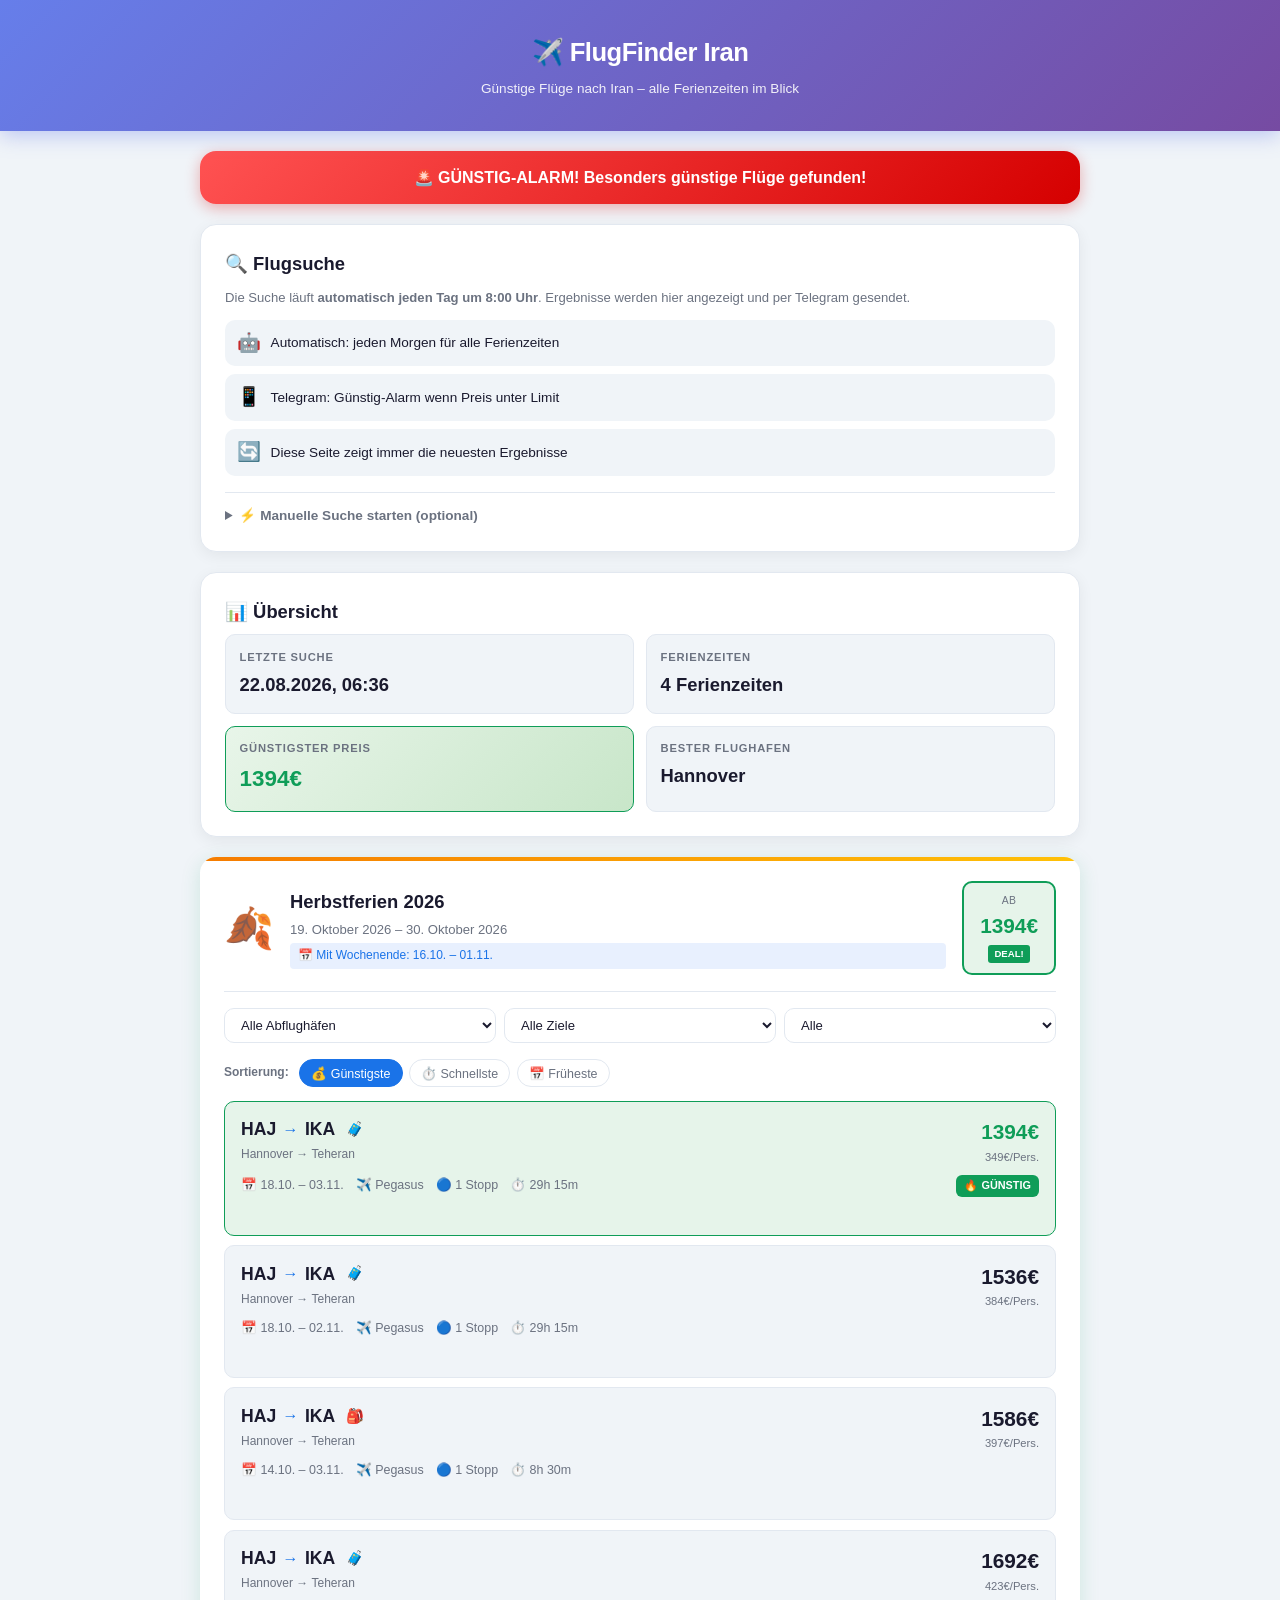
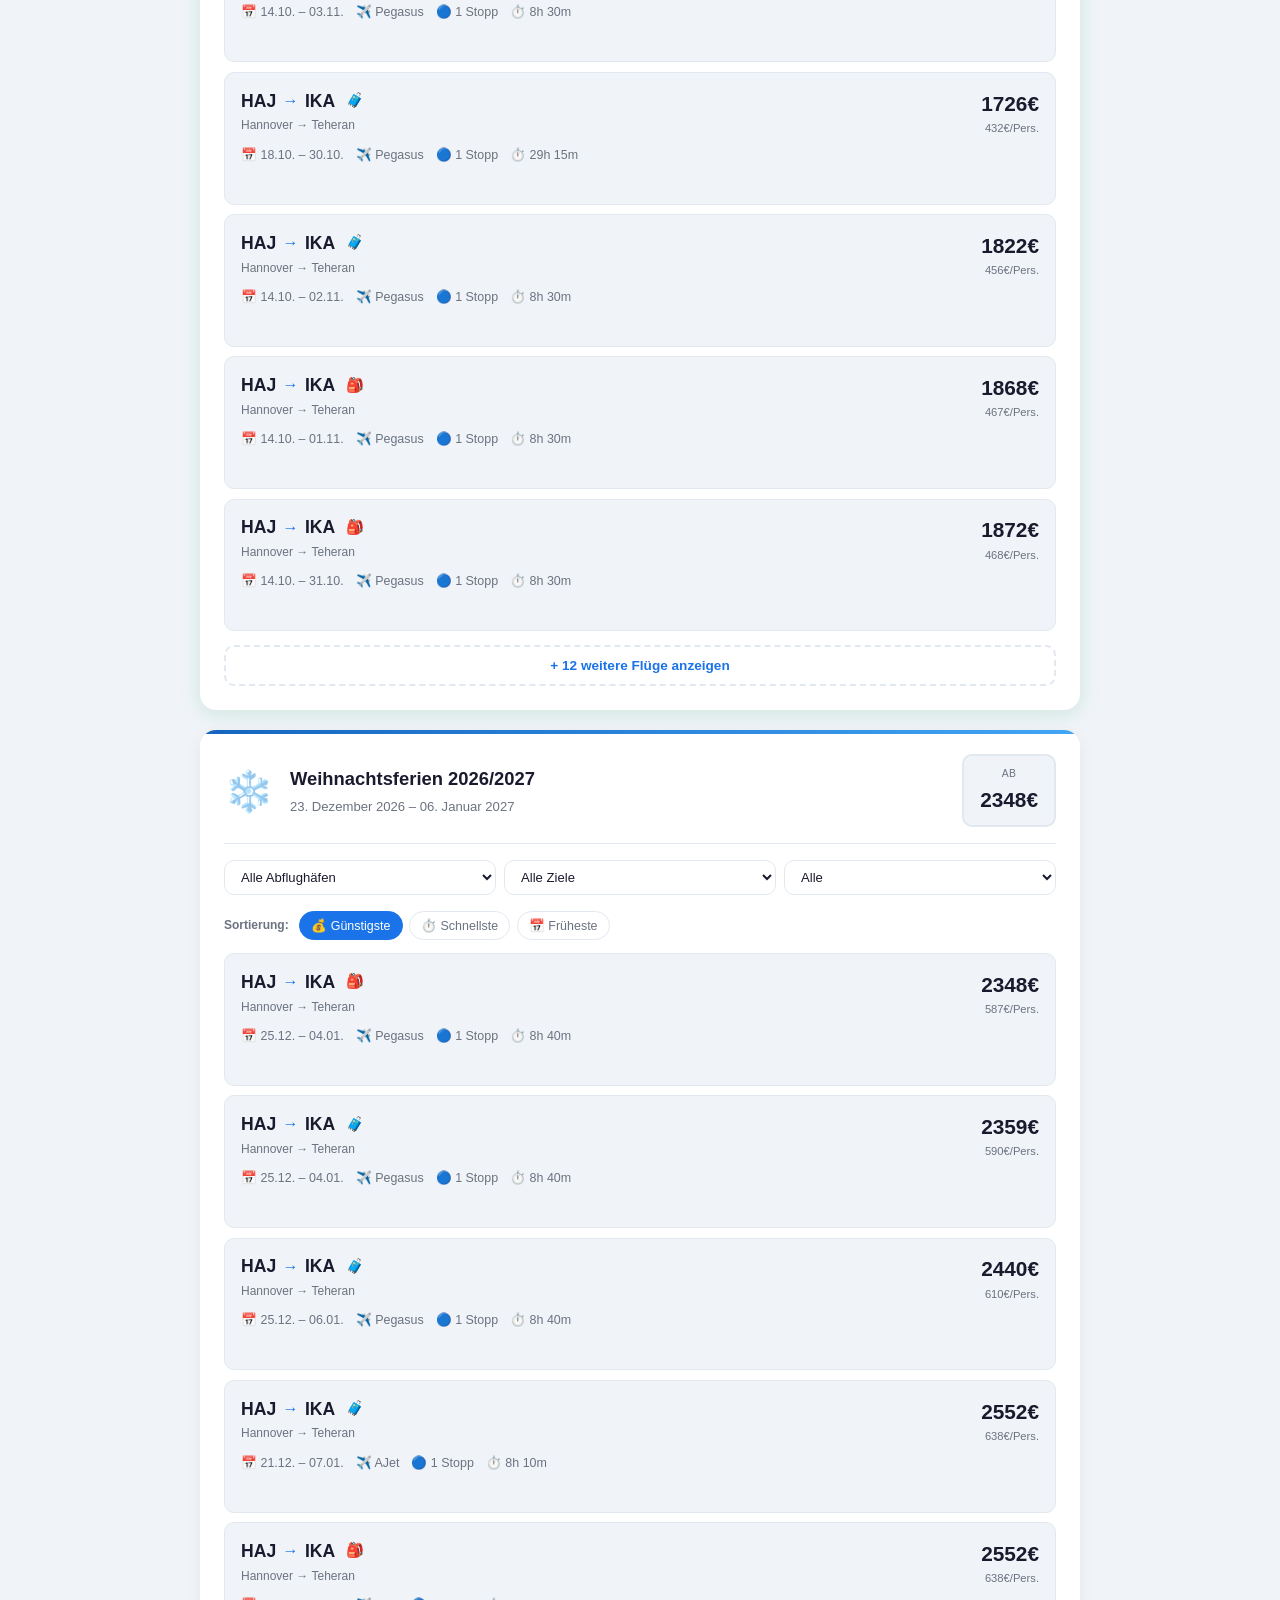
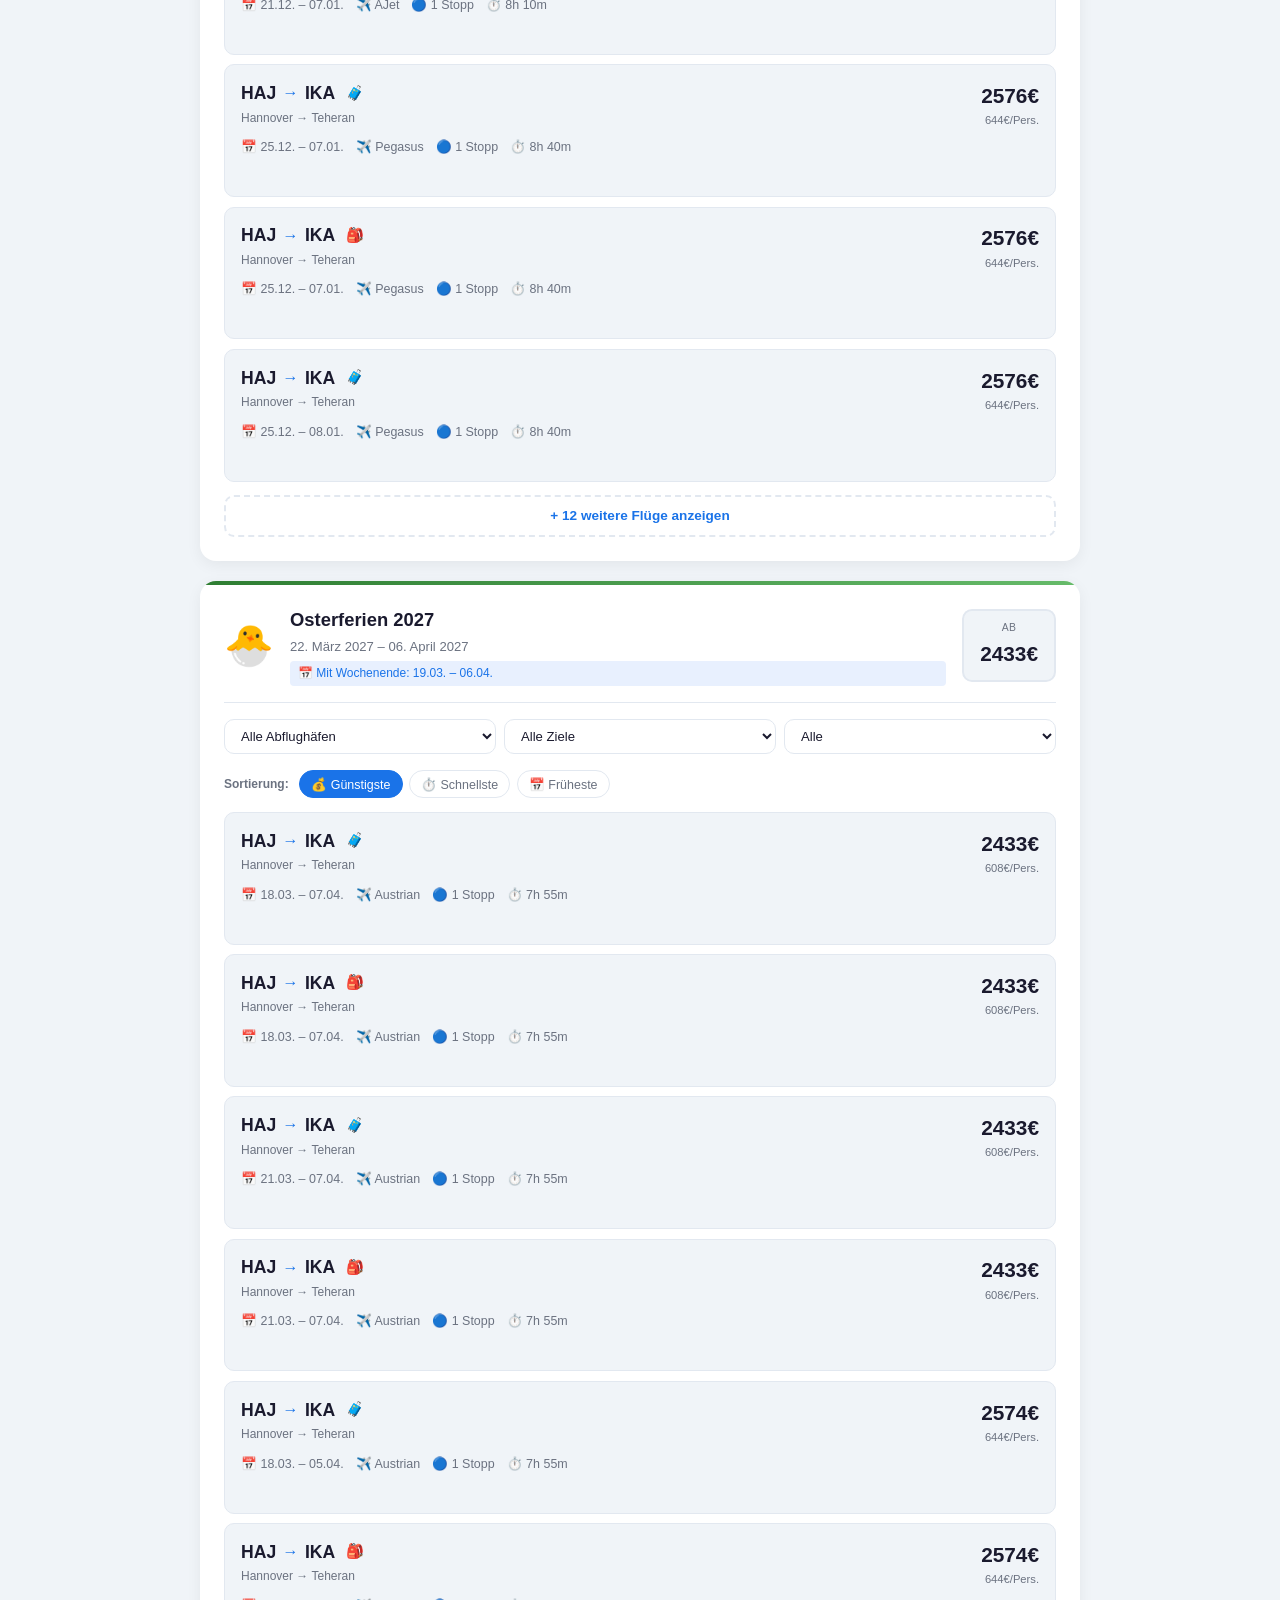
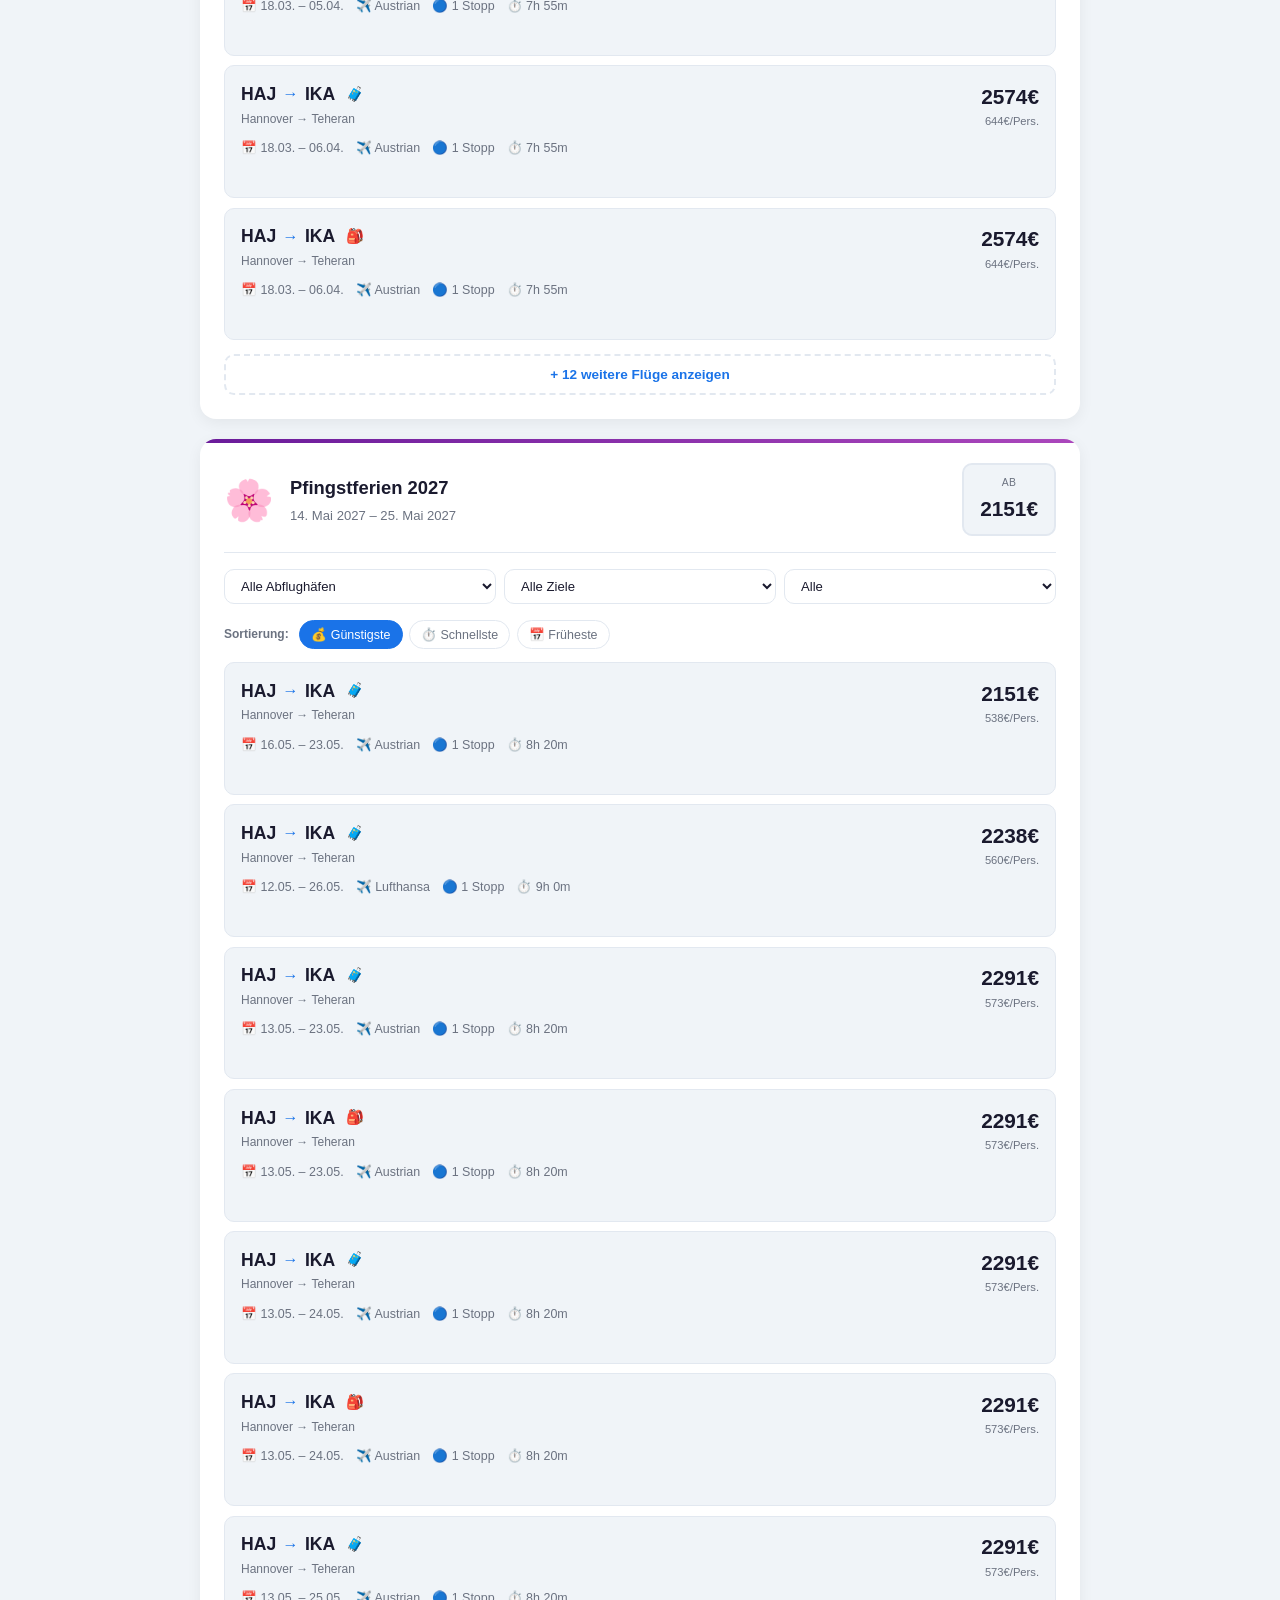
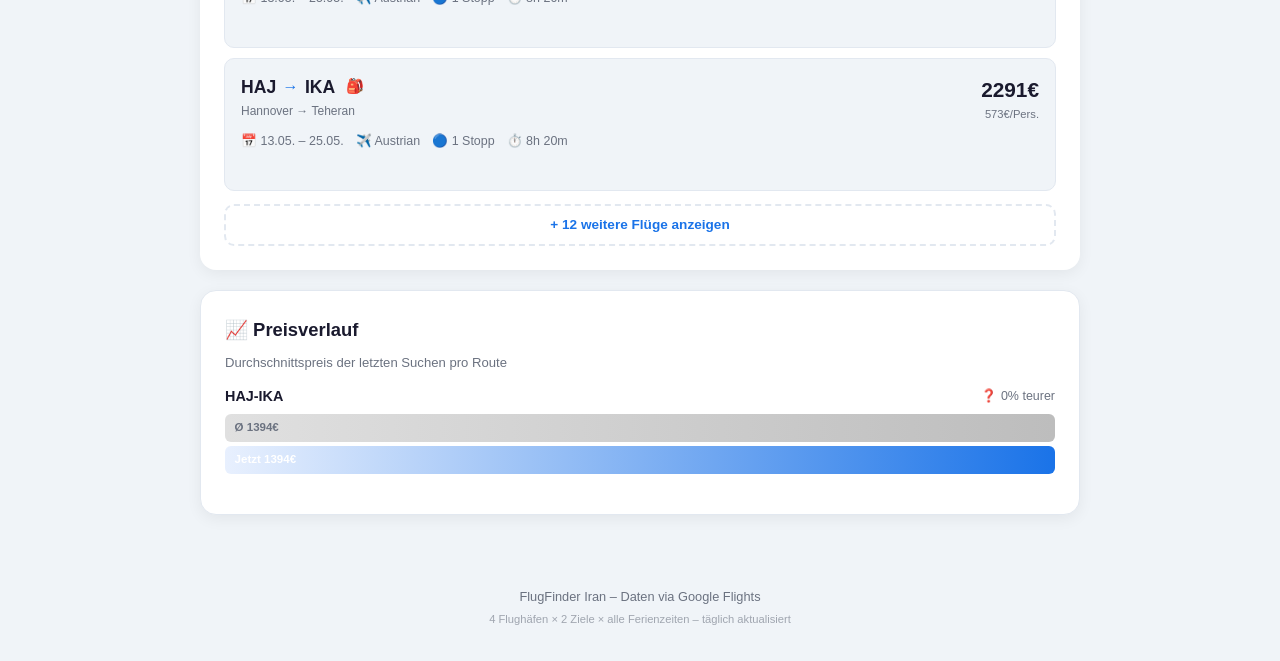
<file: frontend/index.html>
<!DOCTYPE html>
<html lang="de">
<head>
    <meta charset="UTF-8">
    <meta name="viewport" content="width=device-width, initial-scale=1.0">
    <meta name="description" content="FlugFinder Iran – Günstige Flüge nach Iran finden">
    <meta name="theme-color" content="#0C7B93">
    <meta name="apple-mobile-web-app-capable" content="yes">
    <meta name="apple-mobile-web-app-status-bar-style" content="black-translucent">
    <meta name="apple-mobile-web-app-title" content="FlugFinder">
    <link rel="manifest" href="manifest.json">
    <link rel="apple-touch-icon" href="icons/apple-touch-icon.png">
    <link rel="icon" href="icons/icon.svg" type="image/svg+xml">
    <link rel="icon" href="icons/favicon-32.png" sizes="32x32" type="image/png">
    <title>FlugFinder Iran</title>
    <link rel="stylesheet" href="style.css">
</head>
<body>
    <header>
        <div class="header-content">
            <h1>✈️ FlugFinder Iran</h1>
            <p class="subtitle">Günstige Flüge nach Iran – alle Ferienzeiten im Blick</p>
        </div>
    </header>

    <main>
        <!-- Status-Banner -->
        <section id="status-banner" class="banner hidden">
            <span id="status-text"></span>
        </section>

        <!-- Manuelle Suche -->
        <section id="manual-search" class="card">
            <h2>🔍 Flugsuche</h2>
            <p class="info-text">Die Suche läuft <strong>automatisch jeden Tag um 8:00 Uhr</strong>. Ergebnisse werden hier angezeigt und per Telegram gesendet.</p>

            <div class="auto-search-info">
                <div class="auto-search-item">
                    <span class="auto-icon">🤖</span>
                    <span>Automatisch: jeden Morgen für alle Ferienzeiten</span>
                </div>
                <div class="auto-search-item">
                    <span class="auto-icon">📱</span>
                    <span>Telegram: Günstig-Alarm wenn Preis unter Limit</span>
                </div>
                <div class="auto-search-item">
                    <span class="auto-icon">🔄</span>
                    <span>Diese Seite zeigt immer die neuesten Ergebnisse</span>
                </div>
            </div>

            <!-- Manuelle Suche (optional, für Fortgeschrittene) -->
            <details class="manual-search-details">
                <summary>⚡ Manuelle Suche starten (optional)</summary>
                <p class="info-text" style="margin-top:0.5rem;">Für ein bestimmtes Datum sofort suchen. Benötigt GitHub-Zugang.</p>
                <div class="search-form">
                    <div class="form-row">
                        <div class="form-group">
                            <label for="search-outbound">Hinflug</label>
                            <input type="date" id="search-outbound" />
                        </div>
                        <div class="form-group">
                            <label for="search-return">Rückflug</label>
                            <input type="date" id="search-return" />
                        </div>
                    </div>
                    <button id="btn-search" class="btn-primary" onclick="triggerManualSearch()">
                        ✈️ Suche starten
                    </button>
                    <p id="search-status" class="search-status hidden"></p>
                </div>

                <div id="token-setup" class="token-section">
                    <details class="token-help">
                        <summary>🔑 GitHub Token eingeben</summary>
                        <ol>
                            <li><a href="https://github.com/settings/tokens" target="_blank">github.com/settings/tokens</a> → "Generate new token (classic)"</li>
                            <li>Haken bei <strong>repo</strong>, "No expiration"</li>
                            <li>Token kopieren (ghp_...)</li>
                        </ol>
                        <div class="form-group" style="margin-top:0.5rem;">
                            <input type="text" id="github-token" placeholder="ghp_xxxxxxxxxxxx..." autocomplete="off" />
                        </div>
                        <button class="btn-save" onclick="saveToken()">💾 Speichern</button>
                    </details>
                </div>
                <div id="token-saved" class="token-saved hidden">
                    <span>✅ Token gespeichert</span>
                    <button class="btn-small" onclick="resetToken()">Ändern</button>
                </div>
            </details>
        </section>

        <!-- Zusammenfassung -->
        <section id="summary" class="card">
            <h2>📊 Übersicht</h2>
            <div class="summary-grid">
                <div class="summary-item">
                    <span class="summary-label">Letzte Suche</span>
                    <span id="last-updated" class="summary-value">–</span>
                </div>
                <div class="summary-item">
                    <span class="summary-label">Ferienzeiten</span>
                    <span id="holiday-count" class="summary-value">–</span>
                </div>
                <div class="summary-item highlight">
                    <span class="summary-label">Günstigster Preis</span>
                    <span id="cheapest-price" class="summary-value price">–</span>
                </div>
                <div class="summary-item">
                    <span class="summary-label">Bester Flughafen</span>
                    <span id="cheapest-airport" class="summary-value">–</span>
                </div>
            </div>
        </section>

        <!-- Holiday Cards Container — wird dynamisch befüllt -->
        <div id="holiday-cards-container"></div>

        <!-- Vorhersage -->
        <section id="prediction-section" class="card hidden">
            <h2>🔮 Preis-Vorhersage</h2>
            <div id="prediction-content"></div>
        </section>

        <!-- Preis-Verlauf -->
        <section id="price-history-section" class="card hidden">
            <h2>📈 Preisverlauf</h2>
            <p class="info-text">Durchschnittspreis der letzten Suchen pro Route</p>
            <div id="price-history-content"></div>
        </section>

        <!-- Kombi-Tickets -->
        <section id="combo-section" class="card hidden">
            <h2>🔀 Kombi-Tickets</h2>
            <p class="info-text">Günstiger: Hin ab einem Flughafen, Rück zu einem anderen</p>
            <div id="combo-content"></div>
        </section>
    </main>

    <footer>
        <p>FlugFinder Iran – Daten via Google Flights</p>
        <p class="footer-small">4 Flughäfen × 2 Ziele × alle Ferienzeiten – täglich aktualisiert</p>
    </footer>

    <script src="app.js"></script>
</body>
</html>
</file>
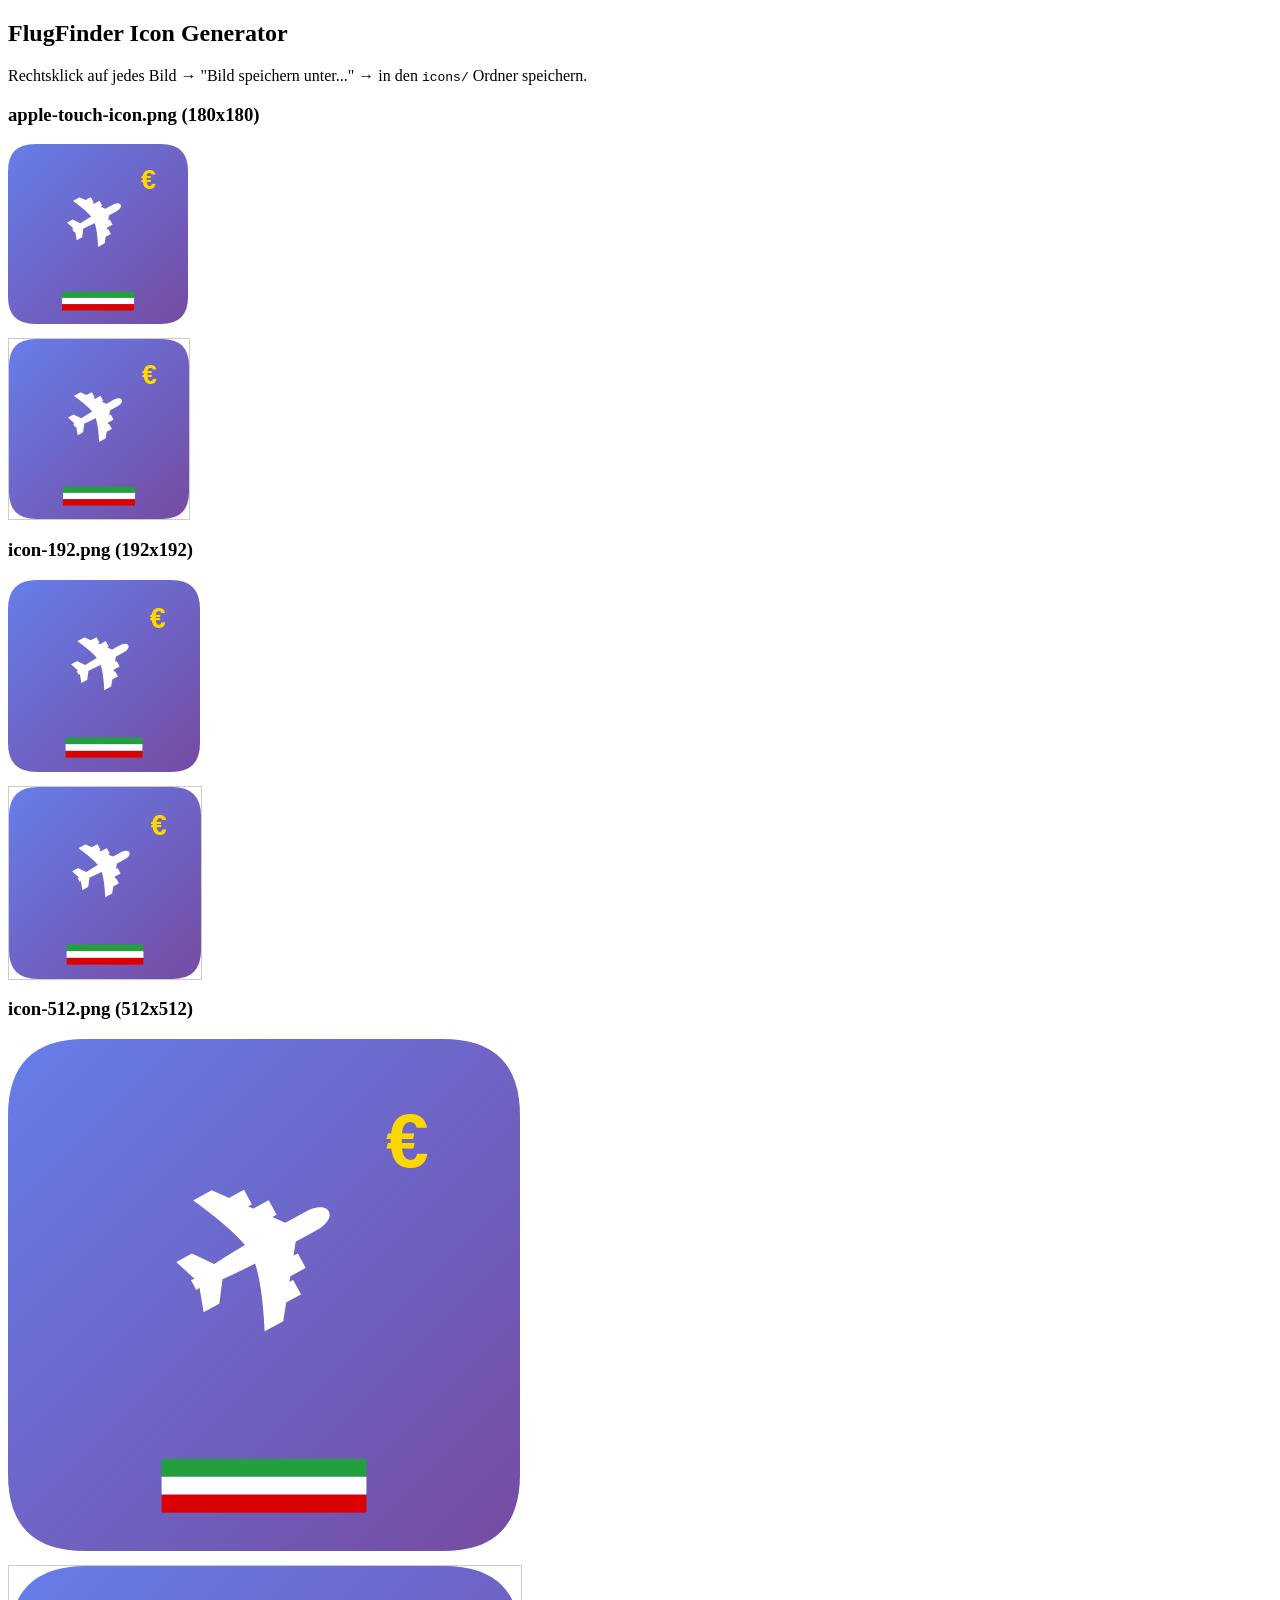
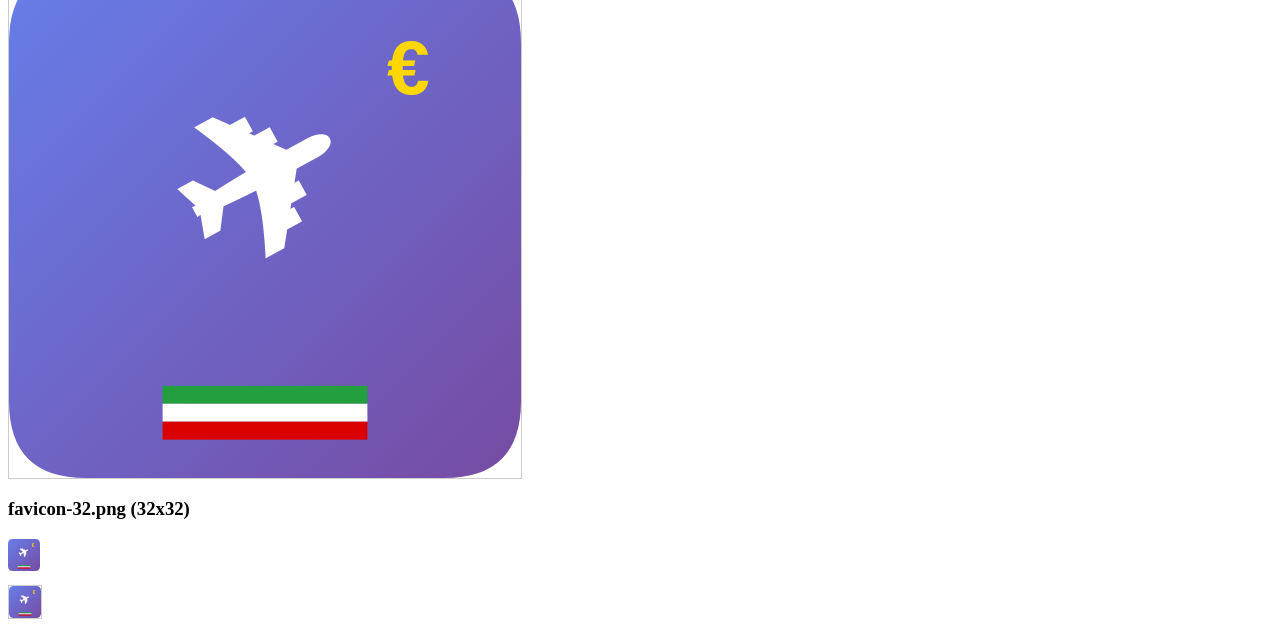
<file: frontend/generate-icons.html>
<!DOCTYPE html>
<html>
<head><title>Icon Generator</title></head>
<body>
<h2>FlugFinder Icon Generator</h2>
<p>Rechtsklick auf jedes Bild → "Bild speichern unter..." → in den <code>icons/</code> Ordner speichern.</p>

<h3>apple-touch-icon.png (180x180)</h3>
<canvas id="c180" width="180" height="180"></canvas>

<h3>icon-192.png (192x192)</h3>
<canvas id="c192" width="192" height="192"></canvas>

<h3>icon-512.png (512x512)</h3>
<canvas id="c512" width="512" height="512"></canvas>

<h3>favicon-32.png (32x32)</h3>
<canvas id="c32" width="32" height="32"></canvas>

<script>
function drawIcon(canvas) {
    const ctx = canvas.getContext('2d');
    const s = canvas.width;

    // Background gradient
    const grad = ctx.createLinearGradient(0, 0, s, s);
    grad.addColorStop(0, '#667eea');
    grad.addColorStop(1, '#764ba2');

    // Rounded rect
    const r = s * 0.15;
    ctx.beginPath();
    ctx.moveTo(r, 0);
    ctx.lineTo(s - r, 0);
    ctx.quadraticCurveTo(s, 0, s, r);
    ctx.lineTo(s, s - r);
    ctx.quadraticCurveTo(s, s, s - r, s);
    ctx.lineTo(r, s);
    ctx.quadraticCurveTo(0, s, 0, s - r);
    ctx.lineTo(0, r);
    ctx.quadraticCurveTo(0, 0, r, 0);
    ctx.closePath();
    ctx.fillStyle = grad;
    ctx.fill();

    // Airplane
    ctx.save();
    ctx.translate(s * 0.5, s * 0.45);
    ctx.rotate(-0.5);
    ctx.fillStyle = 'white';
    ctx.font = `bold ${s * 0.4}px Arial`;
    ctx.textAlign = 'center';
    ctx.textBaseline = 'middle';
    ctx.fillText('✈', 0, 0);
    ctx.restore();

    // Euro sign
    ctx.fillStyle = '#FFD700';
    ctx.font = `bold ${s * 0.15}px Arial`;
    ctx.textAlign = 'center';
    ctx.fillText('€', s * 0.78, s * 0.25);

    // Iran flag stripe
    const barY = s * 0.82;
    const barH = s * 0.035;
    const barW = s * 0.4;
    const barX = (s - barW) / 2;

    ctx.fillStyle = '#239F40';
    ctx.fillRect(barX, barY, barW, barH);
    ctx.fillStyle = '#FFFFFF';
    ctx.fillRect(barX, barY + barH, barW, barH);
    ctx.fillStyle = '#DA0000';
    ctx.fillRect(barX, barY + barH * 2, barW, barH);
}

drawIcon(document.getElementById('c180'));
drawIcon(document.getElementById('c192'));
drawIcon(document.getElementById('c512'));
drawIcon(document.getElementById('c32'));

// Convert to downloadable images
['c180','c192','c512','c32'].forEach(id => {
    const canvas = document.getElementById(id);
    const img = document.createElement('img');
    img.src = canvas.toDataURL('image/png');
    img.style.display = 'block';
    img.style.marginTop = '10px';
    img.style.border = '1px solid #ccc';
    canvas.parentNode.insertBefore(img, canvas.nextSibling);
});
</script>
</body>
</html>
</file>
<file: frontend/style.css>
/* FlugFinder Iran – PWA Styles (Modern Design) */

:root {
    --primary: #1a73e8;
    --primary-dark: #1557b0;
    --primary-light: #e8f0fe;
    --success: #0f9d58;
    --success-light: #e6f4ea;
    --warning: #f4b400;
    --warning-light: #fef7e0;
    --danger: #db4437;
    --danger-light: #fce8e6;
    --purple: #8e24aa;
    --purple-light: #f3e5f5;
    --orange: #e65100;
    --orange-light: #fff3e0;
    --amber: #f57c00;
    --amber-light: #fff8e1;
    --bg: #f0f4f8;
    --card-bg: #ffffff;
    --text: #1a1a2e;
    --text-secondary: #6b7280;
    --border: #e2e8f0;
    --shadow: 0 4px 15px rgba(0, 0, 0, 0.06);
    --shadow-hover: 0 8px 25px rgba(0, 0, 0, 0.1);
    --radius: 16px;
    --radius-sm: 10px;
}

* { margin: 0; padding: 0; box-sizing: border-box; }

body {
    font-family: -apple-system, BlinkMacSystemFont, 'Segoe UI', Roboto, 'Helvetica Neue', sans-serif;
    background: var(--bg);
    color: var(--text);
    line-height: 1.6;
    min-height: 100vh;
}

/* ==================== HEADER ==================== */
header {
    background: linear-gradient(135deg, #667eea 0%, #764ba2 100%);
    color: white;
    padding: 2rem 1.5rem;
    text-align: center;
    position: sticky;
    top: 0;
    z-index: 100;
    box-shadow: 0 4px 20px rgba(102, 126, 234, 0.4);
}

.header-content h1 {
    font-size: 1.6rem;
    font-weight: 800;
    margin-bottom: 0.3rem;
    letter-spacing: -0.5px;
}

.subtitle {
    font-size: 0.85rem;
    opacity: 0.9;
    font-weight: 300;
}

/* ==================== MAIN ==================== */
main {
    max-width: 920px;
    margin: 0 auto;
    padding: 1.25rem;
}

/* ==================== CARDS ==================== */
.card {
    background: var(--card-bg);
    border-radius: var(--radius);
    padding: 1.5rem;
    margin-bottom: 1.25rem;
    box-shadow: var(--shadow);
    border: 1px solid var(--border);
    transition: box-shadow 0.2s, transform 0.2s;
}

.card h2 {
    font-size: 1.15rem;
    font-weight: 700;
    margin-bottom: 0.5rem;
    color: var(--text);
}

/* ==================== BANNER ==================== */
.banner {
    background: linear-gradient(135deg, var(--success), #00c853);
    color: white;
    padding: 0.85rem 1.25rem;
    border-radius: var(--radius);
    margin-bottom: 1.25rem;
    text-align: center;
    font-weight: 600;
    animation: slideDown 0.4s ease;
    box-shadow: 0 4px 15px rgba(15, 157, 88, 0.3);
}

.banner.alert {
    background: linear-gradient(135deg, #ff5252, #d50000);
    animation: pulse 2s infinite;
    box-shadow: 0 4px 15px rgba(213, 0, 0, 0.3);
}

@keyframes slideDown {
    from { transform: translateY(-15px); opacity: 0; }
    to { transform: translateY(0); opacity: 1; }
}

@keyframes pulse {
    0%, 100% { transform: scale(1); }
    50% { transform: scale(1.01); }
}

/* ==================== SUMMARY ==================== */
.summary-grid {
    display: grid;
    grid-template-columns: 1fr 1fr;
    gap: 0.75rem;
}

.summary-item {
    display: flex;
    flex-direction: column;
    padding: 0.85rem;
    background: var(--bg);
    border-radius: var(--radius-sm);
    border: 1px solid var(--border);
}

.summary-item.highlight {
    background: linear-gradient(135deg, #e8f5e9, #c8e6c9);
    border: 1px solid var(--success);
}

.summary-label {
    font-size: 0.7rem;
    color: var(--text-secondary);
    text-transform: uppercase;
    letter-spacing: 0.8px;
    font-weight: 600;
}

.summary-value {
    font-size: 1.15rem;
    font-weight: 700;
    margin-top: 0.2rem;
}

.summary-value.price {
    color: var(--success);
    font-size: 1.4rem;
}

/* ==================== HOLIDAY CARDS ==================== */
.holiday-card {
    border: none;
    overflow: hidden;
    position: relative;
}

.holiday-card::before {
    content: '';
    position: absolute;
    top: 0;
    left: 0;
    right: 0;
    height: 4px;
}

.holiday-color-orange::before { background: linear-gradient(90deg, #ff6d00, #ffab00); }
.holiday-color-amber::before { background: linear-gradient(90deg, #f57c00, #ffc107); }
.holiday-color-blue::before { background: linear-gradient(90deg, #1565c0, #42a5f5); }
.holiday-color-green::before { background: linear-gradient(90deg, #2e7d32, #66bb6a); }
.holiday-color-purple::before { background: linear-gradient(90deg, #6a1b9a, #ab47bc); }

.holiday-card.holiday-alert {
    box-shadow: 0 4px 20px rgba(15, 157, 88, 0.15);
}

.holiday-header {
    display: flex;
    align-items: center;
    gap: 1rem;
    margin-bottom: 1rem;
    padding-bottom: 1rem;
    border-bottom: 1px solid var(--border);
}

.holiday-emoji {
    font-size: 2.5rem;
    line-height: 1;
}

.holiday-info {
    flex: 1;
}

.holiday-info h2 {
    margin-bottom: 0.15rem;
}

.holiday-meta {
    display: flex;
    flex-direction: column;
    gap: 0.2rem;
}

.holiday-dates {
    font-size: 0.82rem;
    color: var(--text-secondary);
    font-weight: 500;
}

.ext-badge {
    font-size: 0.75rem;
    background: var(--primary-light);
    padding: 0.2rem 0.5rem;
    border-radius: 4px;
    color: var(--primary);
    display: inline-block;
    font-weight: 500;
}

.holiday-price-badge {
    display: flex;
    flex-direction: column;
    align-items: center;
    background: var(--bg);
    padding: 0.6rem 1rem;
    border-radius: var(--radius-sm);
    border: 2px solid var(--border);
    min-width: 80px;
}

.holiday-price-badge.price-alert {
    background: var(--success-light);
    border-color: var(--success);
}

.price-label {
    font-size: 0.65rem;
    text-transform: uppercase;
    color: var(--text-secondary);
    letter-spacing: 0.5px;
}

.price-value {
    font-size: 1.3rem;
    font-weight: 800;
    color: var(--text);
}

.price-alert .price-value {
    color: var(--success);
}

.price-tag {
    font-size: 0.6rem;
    background: var(--success);
    color: white;
    padding: 0.1rem 0.4rem;
    border-radius: 3px;
    font-weight: 700;
    margin-top: 0.15rem;
}

/* ==================== HOLIDAY FILTERS ==================== */
.holiday-filters {
    display: flex;
    gap: 0.5rem;
    margin-bottom: 1rem;
    flex-wrap: wrap;
}

.holiday-filters select {
    padding: 0.5rem 0.75rem;
    border: 1px solid var(--border);
    border-radius: var(--radius-sm);
    background: white;
    font-size: 0.82rem;
    color: var(--text);
    flex: 1;
    min-width: 110px;
    cursor: pointer;
    transition: border-color 0.2s;
}

.holiday-filters select:focus {
    outline: none;
    border-color: var(--primary);
}

/* ==================== SORT BAR ==================== */
.sort-bar {
    display: flex;
    align-items: center;
    gap: 0.4rem;
    margin-bottom: 0.85rem;
    flex-wrap: wrap;
}

.sort-label {
    font-size: 0.75rem;
    color: var(--text-secondary);
    font-weight: 600;
    margin-right: 0.25rem;
}

.sort-btn {
    padding: 0.35rem 0.7rem;
    border: 1px solid var(--border);
    border-radius: 20px;
    background: white;
    font-size: 0.78rem;
    color: var(--text-secondary);
    cursor: pointer;
    transition: all 0.2s;
    font-weight: 500;
}

.sort-btn:hover {
    border-color: var(--primary);
    color: var(--primary);
}

.sort-btn.active {
    background: var(--primary);
    color: white;
    border-color: var(--primary);
}

/* ==================== FLIGHT CARDS ==================== */
.flight-list {
    display: flex;
    flex-direction: column;
    gap: 0.6rem;
}

.flight-card-link {
    text-decoration: none;
    color: inherit;
    display: block;
}

.flight-card {
    padding: 0.85rem 1rem;
    background: var(--bg);
    border-radius: var(--radius-sm);
    border: 1px solid var(--border);
    transition: all 0.2s ease;
    cursor: pointer;
    position: relative;
}

.flight-card:hover {
    background: white;
    border-color: var(--primary);
    box-shadow: var(--shadow-hover);
    transform: translateY(-2px);
}

.flight-card.flight-cheap {
    background: var(--success-light);
    border-color: var(--success);
}

.flight-card.flight-cheap:hover {
    background: #d7f0dc;
}

.flight-card-top {
    display: flex;
    justify-content: space-between;
    align-items: flex-start;
    margin-bottom: 0.5rem;
}

.flight-route-info {
    flex: 1;
}

.flight-airports {
    display: flex;
    align-items: center;
    gap: 0.4rem;
    font-size: 1rem;
}

.airport-from {
    font-weight: 800;
    font-size: 1.1rem;
}

.flight-arrow {
    color: var(--primary);
    font-weight: bold;
}

.airport-to {
    font-weight: 700;
    font-size: 1.1rem;
}

.luggage-icon {
    font-size: 0.9rem;
    margin-left: 0.25rem;
}

.flight-airport-names {
    font-size: 0.75rem;
    color: var(--text-secondary);
    margin-top: 0.1rem;
}

.flight-price-box {
    display: flex;
    flex-direction: column;
    align-items: flex-end;
}

.flight-price {
    font-size: 1.3rem;
    font-weight: 800;
    color: var(--text);
}

.flight-cheap .flight-price {
    color: var(--success);
}

.flight-price-pp {
    font-size: 0.7rem;
    color: var(--text-secondary);
}

.flight-card-bottom {
    display: flex;
    justify-content: space-between;
    align-items: center;
    flex-wrap: wrap;
    gap: 0.4rem;
}

.flight-meta {
    display: flex;
    gap: 0.75rem;
    flex-wrap: wrap;
    font-size: 0.78rem;
    color: var(--text-secondary);
}

.flight-badges {
    display: flex;
    gap: 0.3rem;
}

.flight-book-hint {
    font-size: 0.7rem;
    color: var(--primary);
    font-weight: 600;
    margin-top: 0.4rem;
    opacity: 0;
    transition: opacity 0.2s;
}

.flight-card:hover .flight-book-hint {
    opacity: 1;
}

.no-flights {
    text-align: center;
    color: var(--text-secondary);
    padding: 2rem;
    font-size: 0.9rem;
}

.btn-show-more {
    display: block;
    width: 100%;
    margin-top: 0.85rem;
    padding: 0.7rem;
    background: white;
    border: 2px dashed var(--border);
    border-radius: var(--radius-sm);
    font-size: 0.85rem;
    color: var(--primary);
    font-weight: 600;
    cursor: pointer;
    transition: all 0.2s;
}

.btn-show-more:hover {
    border-color: var(--primary);
    background: var(--primary-light);
}

/* ==================== BADGES ==================== */
.badge {
    display: inline-block;
    padding: 0.15rem 0.5rem;
    border-radius: 6px;
    font-size: 0.68rem;
    font-weight: 700;
}

.badge-cheap {
    background: var(--success);
    color: white;
}

.badge-weekend {
    background: var(--primary-light);
    color: var(--primary);
}

.badge-direct {
    background: var(--orange-light);
    color: var(--orange);
}

.badge-source {
    background: #eceff1;
    color: var(--text-secondary);
    font-weight: 500;
}

/* ==================== PRICE HISTORY GRAPH ==================== */
.price-bar-row {
    margin-bottom: 1rem;
}

.price-bar-label {
    display: flex;
    justify-content: space-between;
    align-items: center;
    margin-bottom: 0.35rem;
}

.price-bar-route {
    font-weight: 700;
    font-size: 0.9rem;
}

.price-bar-trend {
    font-size: 0.78rem;
    color: var(--text-secondary);
}

.price-bar-container {
    display: flex;
    flex-direction: column;
    gap: 0.25rem;
}

.price-bar {
    height: 28px;
    border-radius: 6px;
    display: flex;
    align-items: center;
    padding: 0 0.6rem;
    min-width: 80px;
    transition: width 0.5s ease;
}

.price-bar-avg {
    background: linear-gradient(90deg, #e0e0e0, #bdbdbd);
}

.price-bar-current {
    background: linear-gradient(90deg, var(--primary-light), var(--primary));
    color: white;
}

.price-bar-current.price-cheaper {
    background: linear-gradient(90deg, #a5d6a7, var(--success));
    color: white;
}

.price-bar-current.price-expensive {
    background: linear-gradient(90deg, #ffcdd2, var(--danger));
    color: white;
}

.price-bar-text {
    font-size: 0.72rem;
    font-weight: 600;
    white-space: nowrap;
}

.price-bar-avg .price-bar-text {
    color: var(--text-secondary);
}

/* ==================== PREDICTION ==================== */
.prediction-card {
    padding: 0.85rem 1rem;
    border-radius: var(--radius-sm);
    margin-bottom: 0.6rem;
}

.prediction-card.book-now {
    background: var(--success-light);
    border-left: 4px solid var(--success);
}

.prediction-card.wait {
    background: var(--warning-light);
    border-left: 4px solid var(--warning);
}

.prediction-card.uncertain {
    background: #f5f5f5;
    border-left: 4px solid #9e9e9e;
}

.prediction-advice {
    font-weight: 700;
    font-size: 0.95rem;
}

.prediction-reason {
    font-size: 0.82rem;
    color: var(--text-secondary);
    margin-top: 0.3rem;
}

/* ==================== COMBO ==================== */
.combo-card {
    padding: 0.85rem 1rem;
    background: var(--bg);
    border-radius: var(--radius-sm);
    margin-bottom: 0.6rem;
    border-left: 4px solid var(--purple);
}

.combo-route { font-weight: 600; font-size: 0.9rem; }
.combo-price { margin-top: 0.3rem; font-size: 0.85rem; }
.combo-savings { color: var(--success); font-weight: 700; }

/* ==================== INFO / MISC ==================== */
.info-text {
    font-size: 0.82rem;
    color: var(--text-secondary);
    margin-bottom: 0.75rem;
}

.loading {
    text-align: center;
    color: var(--text-secondary);
    padding: 2.5rem;
    font-size: 0.9rem;
}

.hidden { display: none; }

/* ==================== FOOTER ==================== */
footer {
    text-align: center;
    padding: 2rem 1rem;
    color: var(--text-secondary);
    font-size: 0.8rem;
}

.footer-small {
    font-size: 0.7rem;
    margin-top: 0.25rem;
    opacity: 0.6;
}

/* ==================== SEARCH FORM ==================== */
.auto-search-info {
    display: flex;
    flex-direction: column;
    gap: 0.5rem;
    margin-bottom: 1rem;
}

.auto-search-item {
    display: flex;
    align-items: center;
    gap: 0.6rem;
    padding: 0.5rem 0.75rem;
    background: var(--bg);
    border-radius: var(--radius-sm);
    font-size: 0.85rem;
}

.auto-icon {
    font-size: 1.2rem;
}

.manual-search-details {
    border-top: 1px solid var(--border);
    padding-top: 0.75rem;
    margin-top: 0.5rem;
}

.manual-search-details summary {
    cursor: pointer;
    font-weight: 600;
    font-size: 0.85rem;
    color: var(--text-secondary);
}

.manual-search-details summary:hover {
    color: var(--primary);
}

.search-form { margin-top: 0.75rem; }

.form-row {
    display: flex;
    gap: 0.75rem;
    margin-bottom: 0.85rem;
}

.form-group {
    flex: 1;
    display: flex;
    flex-direction: column;
}

.form-group label {
    font-size: 0.78rem;
    font-weight: 700;
    color: var(--text-secondary);
    margin-bottom: 0.3rem;
    text-transform: uppercase;
    letter-spacing: 0.5px;
}

.form-group input[type="date"],
.form-group input[type="text"] {
    padding: 0.65rem 0.85rem;
    border: 2px solid var(--border);
    border-radius: var(--radius-sm);
    font-size: 0.9rem;
    color: var(--text);
    background: white;
    transition: border-color 0.2s;
}

.form-group input:focus {
    outline: none;
    border-color: var(--primary);
    box-shadow: 0 0 0 3px rgba(26, 115, 232, 0.1);
}

.btn-primary {
    width: 100%;
    padding: 0.85rem 1.5rem;
    background: linear-gradient(135deg, #667eea, #764ba2);
    color: white;
    border: none;
    border-radius: var(--radius-sm);
    font-size: 1rem;
    font-weight: 700;
    cursor: pointer;
    transition: all 0.2s;
    box-shadow: 0 4px 15px rgba(102, 126, 234, 0.3);
}

.btn-primary:hover {
    transform: translateY(-1px);
    box-shadow: 0 6px 20px rgba(102, 126, 234, 0.4);
}

.btn-primary:active { transform: scale(0.98); }
.btn-primary:disabled { background: #9e9e9e; box-shadow: none; cursor: not-allowed; }

.search-status {
    text-align: center;
    margin-top: 0.75rem;
    font-size: 0.85rem;
    padding: 0.6rem;
    border-radius: var(--radius-sm);
    font-weight: 500;
}

.search-status.success { background: var(--success-light); color: #1b5e20; }
.search-status.error { background: var(--danger-light); color: #b71c1c; }
.search-status.pending { background: var(--warning-light); color: #e65100; }

/* ==================== TOKEN ==================== */
.token-section {
    margin-top: 1rem;
    padding-top: 1rem;
    border-top: 1px solid var(--border);
}

.token-help {
    background: var(--bg);
    border-radius: var(--radius-sm);
    padding: 0.6rem 0.85rem;
}

.token-help summary {
    cursor: pointer;
    font-weight: 600;
    font-size: 0.85rem;
}

.token-help ol {
    margin-top: 0.5rem;
    padding-left: 1.5rem;
    font-size: 0.82rem;
    line-height: 1.9;
}

.token-help code {
    background: #e8eaed;
    padding: 0.1rem 0.4rem;
    border-radius: 4px;
    font-size: 0.78rem;
}

.token-help a { color: var(--primary); }

.btn-save {
    margin-top: 0.6rem;
    padding: 0.55rem 1rem;
    background: var(--success);
    color: white;
    border: none;
    border-radius: var(--radius-sm);
    font-size: 0.85rem;
    font-weight: 700;
    cursor: pointer;
    width: 100%;
    transition: background 0.2s;
}

.btn-save:hover { background: #0a7c46; }

.token-saved {
    margin-top: 0.75rem;
    display: flex;
    justify-content: space-between;
    align-items: center;
    padding: 0.6rem 0.85rem;
    background: var(--success-light);
    border-radius: var(--radius-sm);
    font-size: 0.85rem;
    color: #1b5e20;
    font-weight: 500;
}

.btn-small {
    padding: 0.3rem 0.6rem;
    background: transparent;
    border: 1px solid #9e9e9e;
    border-radius: 6px;
    font-size: 0.75rem;
    cursor: pointer;
    color: var(--text-secondary);
}

/* ==================== RESPONSIVE ==================== */
@media (max-width: 600px) {
    header { padding: 1.5rem 1rem; }
    .header-content h1 { font-size: 1.35rem; }
    main { padding: 0.75rem; }
    .card { padding: 1.1rem; border-radius: 14px; }
    .summary-grid { grid-template-columns: 1fr; }
    .form-row { flex-direction: column; }
    .holiday-filters { flex-direction: column; }
    .holiday-filters select { width: 100%; }

    .holiday-header {
        flex-direction: column;
        align-items: flex-start;
        gap: 0.75rem;
    }

    .holiday-emoji { font-size: 2rem; }

    .holiday-price-badge {
        align-self: flex-end;
        margin-top: -2.5rem;
    }

    .flight-card-top { flex-direction: column; gap: 0.4rem; }
    .flight-price-box { flex-direction: row; align-items: baseline; gap: 0.5rem; }
    .flight-meta { font-size: 0.72rem; gap: 0.5rem; }
    .flight-book-hint { opacity: 1; }
}
</file>
